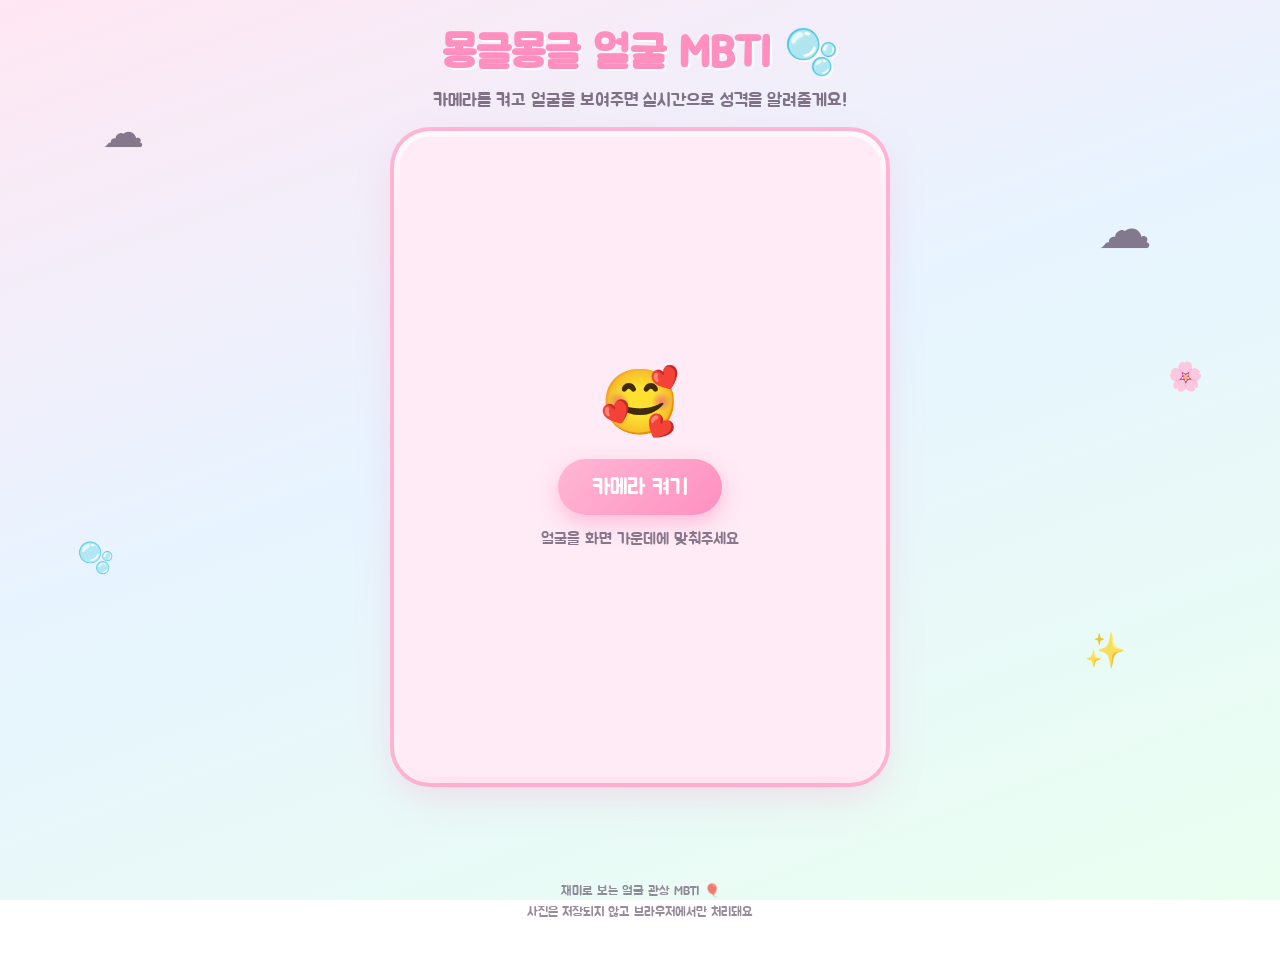
<file: index.html>
<!DOCTYPE html>
<html lang="ko">
<head>
  <meta charset="UTF-8" />
  <meta name="viewport" content="width=device-width, initial-scale=1.0, maximum-scale=1.0, user-scalable=no" />
  <title>몽글몽글 얼굴 MBTI 🫧</title>

  <!-- Google Analytics (GA4) -->
  <script async src="https://www.googletagmanager.com/gtag/js?id=G-9E94305G8G"></script>
  <script>
    window.dataLayer = window.dataLayer || [];
    function gtag(){dataLayer.push(arguments);}
    gtag('js', new Date());
    gtag('config', 'G-9E94305G8G');
  </script>

  <!-- Google AdSense (자동 광고) -->
  <meta name="google-adsense-account" content="ca-pub-7426857657290789" />
  <script async src="https://pagead2.googlesyndication.com/pagead/js/adsbygoogle.js?client=ca-pub-7426857657290789"
          crossorigin="anonymous"></script>

  <!-- 카카오 JavaScript SDK (공유용) -->
  <script src="https://t1.kakaocdn.net/kakao_js_sdk/2.7.4/kakao.min.js" crossorigin="anonymous"></script>

  <!-- 링크 미리보기(OG) -->
  <meta property="og:title" content="몽글몽글 얼굴 MBTI 🫧" />
  <meta property="og:description" content="카메라로 얼굴을 비추면 실시간으로 성격 MBTI를 알려줘요!" />
  <meta property="og:type" content="website" />
  <meta property="og:url" content="https://parkbeommin.github.io/face-mbti/" />
  <meta property="og:image" content="https://parkbeommin.github.io/face-mbti/og.png" />
  <meta property="og:image:width" content="1600" />
  <meta property="og:image:height" content="800" />

  <link rel="preconnect" href="https://fonts.googleapis.com" />
  <link rel="preconnect" href="https://fonts.gstatic.com" crossorigin />
  <link href="https://fonts.googleapis.com/css2?family=Jua&family=Gaegu:wght@400;700&display=swap" rel="stylesheet" />
  <link rel="stylesheet" href="./style.css" />
</head>
<body>
  <div class="sky">
    <span class="cloud c1">☁️</span>
    <span class="cloud c2">☁️</span>
    <span class="cloud c3">🫧</span>
    <span class="cloud c4">✨</span>
    <span class="cloud c5">🌸</span>
  </div>

  <header class="top">
    <h1 class="title">몽글몽글 얼굴 MBTI <span class="wiggle">🫧</span></h1>
    <p class="subtitle">카메라를 켜고 얼굴을 보여주면 실시간으로 성격을 알려줄게요!</p>
  </header>

  <main class="stage">
    <div class="camera-wrap" id="cameraWrap">
      <video id="video" autoplay muted playsinline></video>
      <canvas id="overlay"></canvas>
      <canvas id="snapshot" hidden></canvas>

      <div class="hint" id="startHint">
        <div class="hint-emoji">🥰</div>
        <button id="startBtn" class="start-btn">카메라 켜기</button>
        <p class="hint-text">얼굴을 화면 가운데에 맞춰주세요</p>
      </div>

      <div class="loading" id="loading" hidden>
        <div class="spinner">🌀</div>
        <p>얼굴 인식 준비 중...</p>
      </div>
    </div>

    <div class="result-card" id="resultCard" hidden>
      <div class="result-emoji" id="resultEmoji">✨</div>
      <div class="result-type" id="resultType">----</div>
      <div class="result-nick" id="resultNick">당신의 얼굴은...</div>
      <div class="result-desc" id="resultDesc"></div>
      <div class="bars" id="bars"></div>
      <div class="result-actions" id="resultActions" hidden>
        <button id="kakaoBtn" class="kakao-btn">카카오톡 💛</button>
        <button id="shareBtn" class="share-btn">공유하기 💌</button>
        <button id="saveBtn" class="save-btn">사진 저장 📸</button>
        <button id="retryBtn" class="retry-btn">다시 측정 🔄</button>
      </div>
      <p class="result-note" id="resultNote" hidden>✨ 직접 모은 연예인 사진으로 학습한 모델이 분석한 결과예요</p>
    </div>
  </main>

  <!-- 관상mbti 하단 띠배너 -->
  <aside class="ad-banner" aria-label="광고">
    <ins class="adsbygoogle"
         style="display:block"
         data-ad-client="ca-pub-7426857657290789"
         data-ad-slot="2556806725"
         data-ad-format="auto"
         data-full-width-responsive="true"></ins>
    <script>
      (adsbygoogle = window.adsbygoogle || []).push({});
    </script>
  </aside>

  <footer class="foot">
    <p>재미로 보는 얼굴 관상 MBTI 🎈<br />사진은 저장되지 않고 브라우저에서만 처리돼요</p>
  </footer>

  <script src="./vendor/face-api.js"></script>
  <script src="./mbti.js"></script>
  <script src="./app.js"></script>
</body>
</html>
</file>
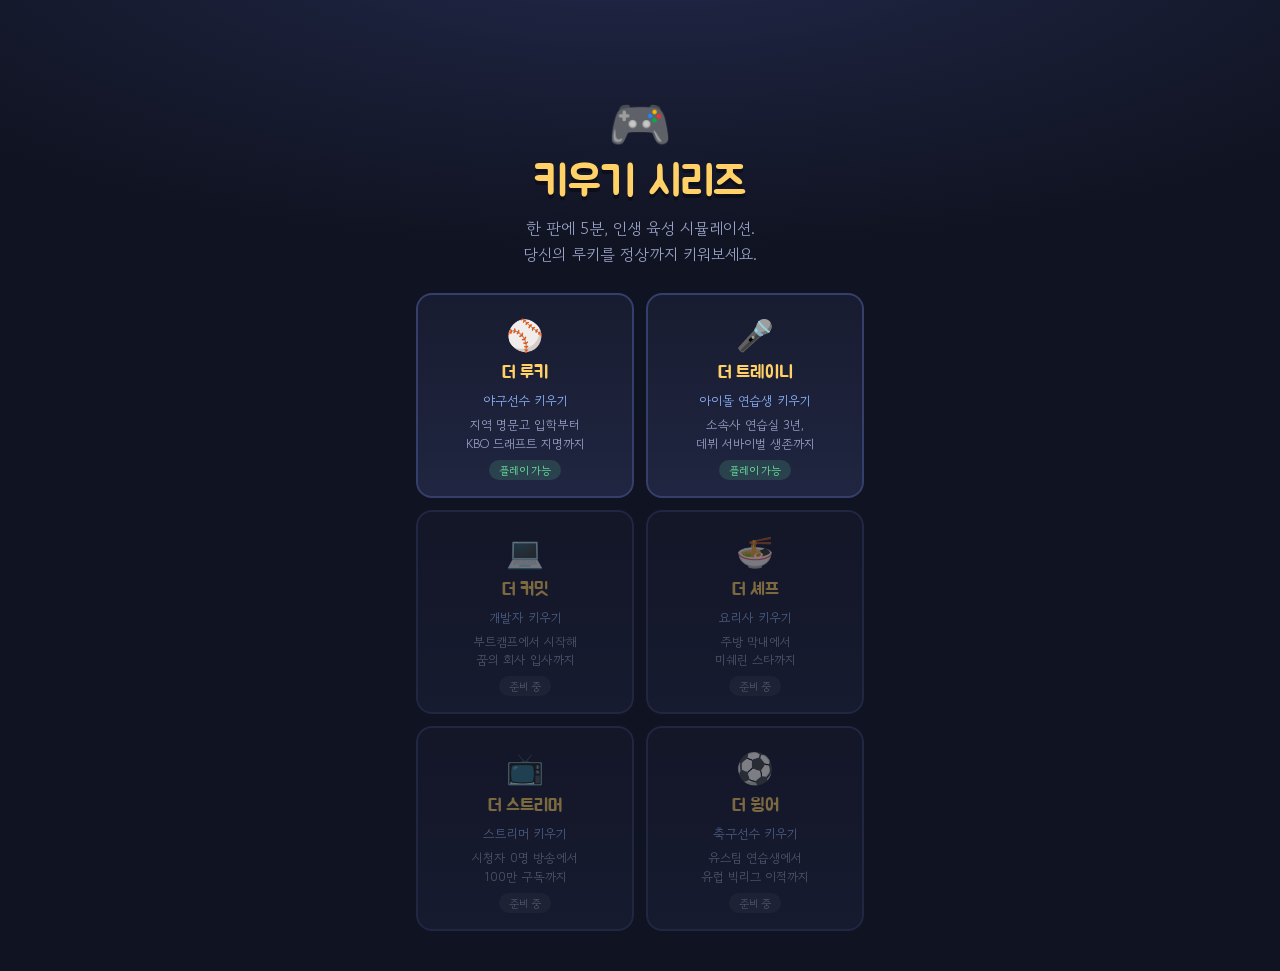
<file: grow/index.html>
<!DOCTYPE html>
<html lang="ko">
<head>
  <meta charset="UTF-8" />
  <meta name="viewport" content="width=device-width, initial-scale=1.0" />
  <title>키우기 시리즈 🎮</title>
  <meta name="description" content="한 판에 5분, 브라우저에서 즐기는 인생 육성 게임 시리즈" />
  <link rel="icon" href="data:image/svg+xml,<svg xmlns='http://www.w3.org/2000/svg' viewBox='0 0 100 100'><text y='.9em' font-size='90'>🎮</text></svg>" />
  <link rel="preconnect" href="https://fonts.googleapis.com" />
  <link rel="preconnect" href="https://fonts.gstatic.com" crossorigin />
  <link href="https://fonts.googleapis.com/css2?family=Jua&family=Gowun+Dodum&display=swap" rel="stylesheet" />
  <link rel="stylesheet" href="base.css" />
  <style>
    :root {
      --bg: #101321;
      --bg2: #181c30;
      --field: #202541;
      --line: #363e6b;
      --accent: #ffd166;
      --sky: #8fb8ff;
      --text: #eef0fa;
      --dim: #9aa3c7;
    }
    body {
      background:
        radial-gradient(ellipse 120% 60% at 50% -10%, #232a4d 0%, transparent 60%),
        var(--bg);
    }
    .hub-head { text-align: center; padding: 7vh 0 26px; }
    .hub-head .title-ball { font-size: 3.2rem; }
    .hub-head h1 { font-size: 2.6rem; color: var(--accent); text-shadow: 0 4px 0 rgba(0,0,0,.35); }
    .hub-head p { color: var(--dim); margin-top: 8px; line-height: 1.6; }
    a.card { text-decoration: none; }
    .card.soon { opacity: .45; cursor: default; }
    .card.soon:hover { transform: none; border-color: var(--line); }
    .badge {
      font-size: .68rem; border-radius: 99px; padding: 2px 10px;
      background: rgba(110, 231, 160, .15); color: #6ee7a0;
    }
    .card.soon .badge { background: rgba(255,255,255,.08); color: var(--dim); }
  </style>
</head>
<body>
  <main id="app">
    <header class="hub-head">
      <div class="title-ball">🎮</div>
      <h1>키우기 시리즈</h1>
      <p>한 판에 5분, 인생 육성 시뮬레이션.<br/>당신의 루키를 정상까지 키워보세요.</p>
    </header>

    <div class="card-grid">
      <a class="card" href="../rookie/">
        <span class="card-emoji">⚾</span>
        <span class="card-title">더 루키</span>
        <span class="card-sub">야구선수 키우기</span>
        <span class="card-desc">지역 명문고 입학부터<br/>KBO 드래프트 지명까지</span>
        <span class="card-tags"><span class="badge">플레이 가능</span></span>
      </a>
      <a class="card" href="../idol/">
        <span class="card-emoji">🎤</span>
        <span class="card-title">더 트레이니</span>
        <span class="card-sub">아이돌 연습생 키우기</span>
        <span class="card-desc">소속사 연습실 3년,<br/>데뷔 서바이벌 생존까지</span>
        <span class="card-tags"><span class="badge">플레이 가능</span></span>
      </a>
      <span class="card soon">
        <span class="card-emoji">💻</span>
        <span class="card-title">더 커밋</span>
        <span class="card-sub">개발자 키우기</span>
        <span class="card-desc">부트캠프에서 시작해<br/>꿈의 회사 입사까지</span>
        <span class="card-tags"><span class="badge">준비 중</span></span>
      </span>
      <span class="card soon">
        <span class="card-emoji">🍜</span>
        <span class="card-title">더 셰프</span>
        <span class="card-sub">요리사 키우기</span>
        <span class="card-desc">주방 막내에서<br/>미쉐린 스타까지</span>
        <span class="card-tags"><span class="badge">준비 중</span></span>
      </span>
      <span class="card soon">
        <span class="card-emoji">📺</span>
        <span class="card-title">더 스트리머</span>
        <span class="card-sub">스트리머 키우기</span>
        <span class="card-desc">시청자 0명 방송에서<br/>100만 구독까지</span>
        <span class="card-tags"><span class="badge">준비 중</span></span>
      </span>
      <span class="card soon">
        <span class="card-emoji">⚽</span>
        <span class="card-title">더 윙어</span>
        <span class="card-sub">축구선수 키우기</span>
        <span class="card-desc">유스팀 연습생에서<br/>유럽 빅리그 이적까지</span>
        <span class="card-tags"><span class="badge">준비 중</span></span>
      </span>
    </div>
  </main>
</body>
</html>
</file>
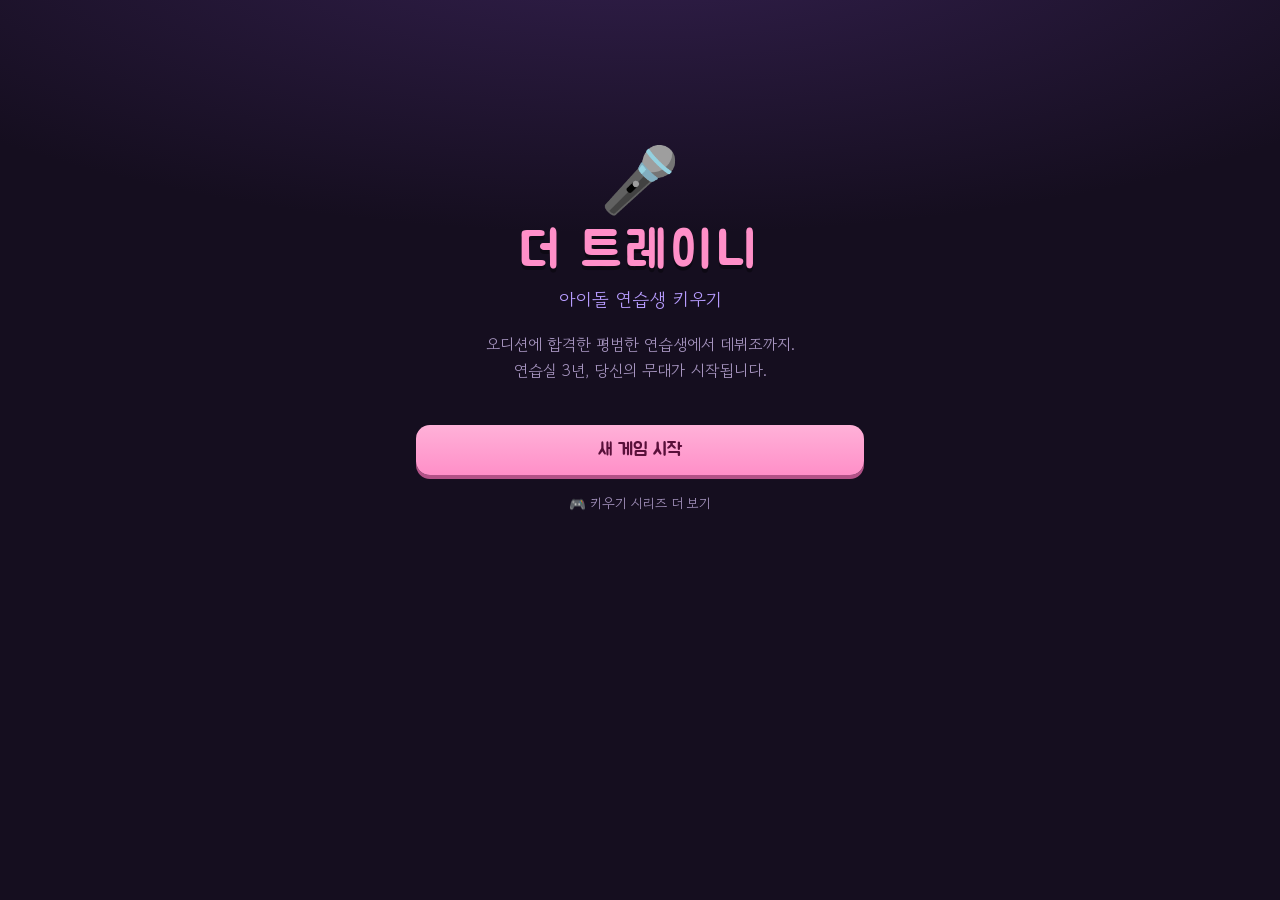
<file: idol/index.html>
<!DOCTYPE html>
<html lang="ko">
<head>
  <meta charset="UTF-8" />
  <meta name="viewport" content="width=device-width, initial-scale=1.0" />
  <title>더 트레이니 🎤 아이돌 연습생 키우기</title>
  <meta name="description" content="소속사를 고르고 연습생 3년을 버텨 데뷔 서바이벌에 도전하는 아이돌 육성 게임" />
  <link rel="icon" href="data:image/svg+xml,<svg xmlns='http://www.w3.org/2000/svg' viewBox='0 0 100 100'><text y='.9em' font-size='90'>🎤</text></svg>" />
  <link rel="preconnect" href="https://fonts.googleapis.com" />
  <link rel="preconnect" href="https://fonts.gstatic.com" crossorigin />
  <link href="https://fonts.googleapis.com/css2?family=Jua&family=Gowun+Dodum&display=swap" rel="stylesheet" />
  <link rel="stylesheet" href="../grow/base.css" />
  <link rel="stylesheet" href="style.css" />
</head>
<body>
  <main id="app">

    <!-- 타이틀 -->
    <section class="screen active" id="screen-title">
      <div class="title-box">
        <div class="title-ball">🎤</div>
        <h1>더 트레이니</h1>
        <p class="subtitle">아이돌 연습생 키우기</p>
        <p class="desc">오디션에 합격한 평범한 연습생에서 데뷔조까지.<br/>연습실 3년, 당신의 무대가 시작됩니다.</p>
        <button class="btn btn-primary" id="btn-new">새 게임 시작</button>
        <button class="btn btn-ghost hidden" id="btn-continue">이어하기</button>
        <a class="series-link" href="../grow/">🎮 키우기 시리즈 더 보기</a>
      </div>
    </section>

    <!-- 소속사 선택 -->
    <section class="screen" id="screen-agency">
      <h2>🏢 소속사 선택</h2>
      <p class="hint">어느 기획사에서 연습생 생활을 시작할까요?<br/>회사에 따라 데뷔 확률과 성장 환경이 달라져요.</p>
      <div class="card-grid" id="agency-list"></div>
    </section>

    <!-- 포지션 선택 -->
    <section class="screen" id="screen-position">
      <h2>🎯 메인 포지션</h2>
      <p class="hint" id="position-hint"></p>
      <div class="card-grid three" id="position-list">
        <button class="card" data-pos="vocal">
          <span class="card-emoji">🎤</span>
          <span class="card-title">보컬</span>
          <span class="card-desc">고음으로 심사위원을<br/>울리는 메인보컬</span>
        </button>
        <button class="card" data-pos="dance">
          <span class="card-emoji">🕺</span>
          <span class="card-title">댄스</span>
          <span class="card-desc">칼군무의 중심,<br/>퍼포먼스 에이스</span>
        </button>
        <button class="card" data-pos="rap">
          <span class="card-emoji">🎙️</span>
          <span class="card-title">랩</span>
          <span class="card-desc">자작 랩으로 무대를<br/>찢는 래퍼</span>
        </button>
      </div>
    </section>

    <!-- 이름 입력 -->
    <section class="screen" id="screen-name">
      <h2>✏️ 연습생 등록</h2>
      <p class="hint" id="name-hint"></p>
      <div class="name-box">
        <input id="input-name" type="text" maxlength="8" placeholder="활동명 입력" />
        <button class="btn btn-ghost" id="btn-random-name">🎲 랜덤</button>
      </div>
      <button class="btn btn-primary" id="btn-start">계약서에 사인하기</button>
    </section>

    <!-- 메인 (육성) -->
    <section class="screen" id="screen-main">
      <header class="hud">
        <div class="hud-left">
          <div class="hud-name" id="hud-name"></div>
          <div class="hud-school" id="hud-school"></div>
        </div>
        <div class="hud-right">
          <div class="hud-turn" id="hud-turn"></div>
        </div>
      </header>

      <div class="gauges">
        <div class="gauge">
          <div class="gauge-label"><span>🩹 컨디션</span><span id="cond-num"></span></div>
          <div class="bar"><div class="bar-fill cond" id="cond-bar"></div></div>
        </div>
        <div class="gauge">
          <div class="gauge-label"><span>💖 팬덤 · 주목도</span><span id="scout-num"></span></div>
          <div class="bar"><div class="bar-fill scout" id="scout-bar"></div></div>
        </div>
      </div>

      <div class="stats" id="stats-box"></div>

      <div class="actions">
        <p class="actions-title">이번 달 뭘 연습할까요?</p>
        <div class="action-grid" id="action-list"></div>
      </div>

      <div class="log" id="log-box"></div>
    </section>

    <!-- 쇼케이스 / 평가 / 서바이벌 -->
    <section class="screen" id="screen-stage">
      <h2 id="stage-title"></h2>
      <div class="tour-round" id="stage-round"></div>
      <div class="tour-card" id="stage-card"></div>
      <button class="btn btn-primary" id="btn-stage-next">다음</button>
    </section>

    <!-- 엔딩 -->
    <section class="screen" id="screen-ending">
      <h2>✨ 데뷔 서바이벌 최종 결과</h2>
      <div class="draft-card" id="ending-card"></div>
      <div class="draft-actions">
        <button class="btn btn-ghost" id="btn-share">📋 결과 복사</button>
        <button class="btn btn-primary" id="btn-restart">처음부터 다시</button>
      </div>
    </section>

  </main>
  <script src="game.js"></script>
</body>
</html>
</file>
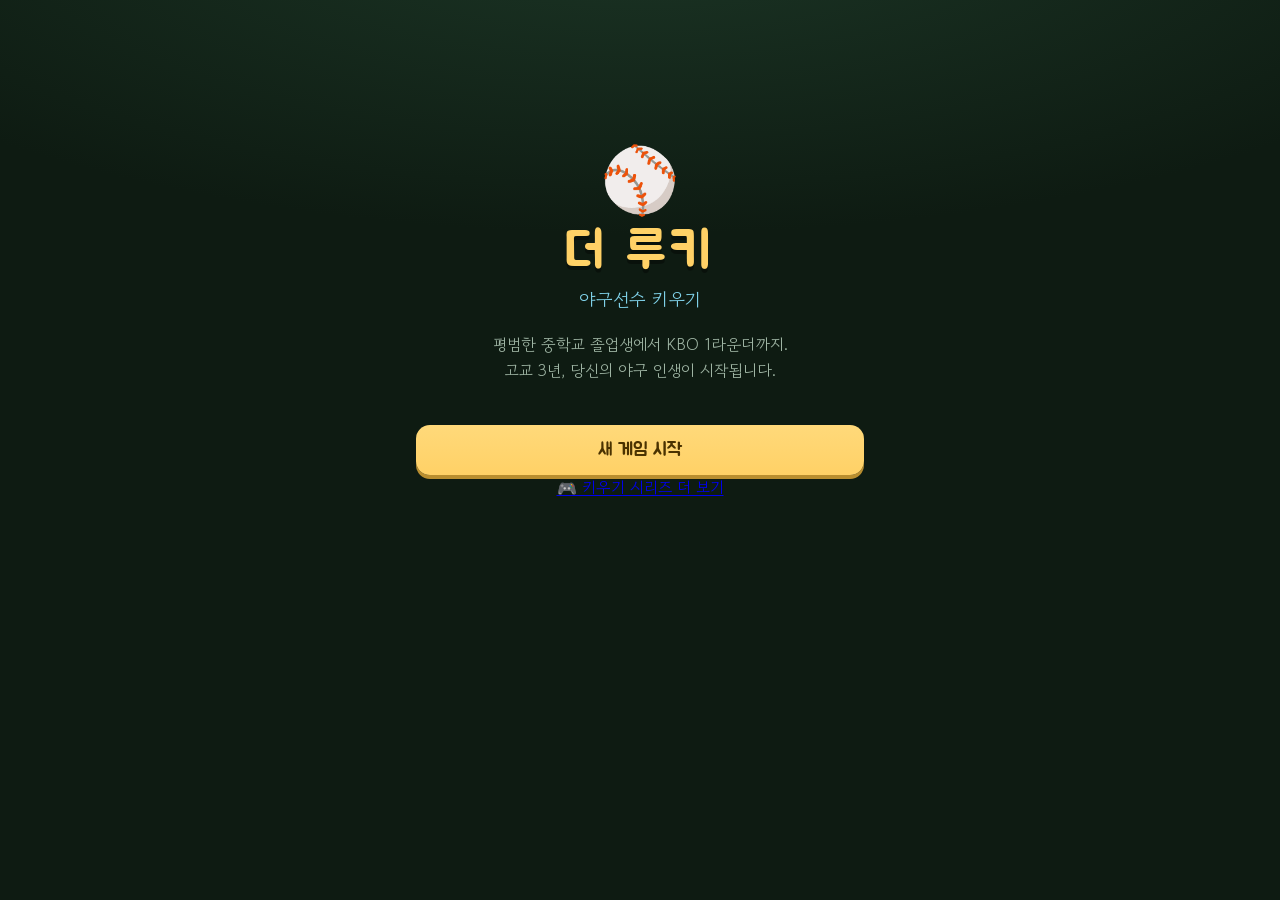
<file: rookie/index.html>
<!DOCTYPE html>
<html lang="ko">
<head>
  <meta charset="UTF-8" />
  <meta name="viewport" content="width=device-width, initial-scale=1.0" />
  <title>더 루키 ⚾ 야구선수 키우기</title>
  <meta name="description" content="지역을 고르고 고교 3년을 보낸 뒤 KBO 드래프트에 도전하는 야구선수 육성 게임" />
  <link rel="icon" href="data:image/svg+xml,<svg xmlns='http://www.w3.org/2000/svg' viewBox='0 0 100 100'><text y='.9em' font-size='90'>⚾</text></svg>" />
  <link rel="preconnect" href="https://fonts.googleapis.com" />
  <link rel="preconnect" href="https://fonts.gstatic.com" crossorigin />
  <link href="https://fonts.googleapis.com/css2?family=Jua&family=Gowun+Dodum&display=swap" rel="stylesheet" />
  <link rel="stylesheet" href="style.css" />
</head>
<body>
  <main id="app">

    <!-- 타이틀 -->
    <section class="screen active" id="screen-title">
      <div class="title-box">
        <div class="title-ball">⚾</div>
        <h1>더 루키</h1>
        <p class="subtitle">야구선수 키우기</p>
        <p class="desc">평범한 중학교 졸업생에서 KBO 1라운더까지.<br/>고교 3년, 당신의 야구 인생이 시작됩니다.</p>
        <button class="btn btn-primary" id="btn-new">새 게임 시작</button>
        <button class="btn btn-ghost hidden" id="btn-continue">이어하기</button>
        <a class="series-link" href="../grow/">🎮 키우기 시리즈 더 보기</a>
      </div>
    </section>

    <!-- 지역 선택 -->
    <section class="screen" id="screen-region">
      <h2>🗺️ 지역 선택</h2>
      <p class="hint">어느 지역에서 야구를 시작할까요?<br/>지역에 따라 진학할 학교와 연고 구단이 달라져요.</p>
      <div class="card-grid" id="region-list"></div>
    </section>

    <!-- 포지션 선택 -->
    <section class="screen" id="screen-position">
      <h2>🧤 포지션 선택</h2>
      <p class="hint" id="position-hint"></p>
      <div class="card-grid two" id="position-list">
        <button class="card" data-pos="batter">
          <span class="card-emoji">🏏</span>
          <span class="card-title">타자</span>
          <span class="card-desc">타격 · 파워 · 주루 · 수비를 키워<br/>안타와 홈런으로 스카우트를 사로잡아요</span>
        </button>
        <button class="card" data-pos="pitcher">
          <span class="card-emoji">🔥</span>
          <span class="card-title">투수</span>
          <span class="card-desc">구속 · 제구 · 변화구를 갈고닦아<br/>탈삼진 쇼로 마운드를 지배해요</span>
        </button>
      </div>
    </section>

    <!-- 이름 입력 -->
    <section class="screen" id="screen-name">
      <h2>✏️ 선수 등록</h2>
      <p class="hint" id="name-hint"></p>
      <div class="name-box">
        <input id="input-name" type="text" maxlength="8" placeholder="이름 입력" />
        <button class="btn btn-ghost" id="btn-random-name">🎲 랜덤</button>
      </div>
      <button class="btn btn-primary" id="btn-start">입학하기</button>
    </section>

    <!-- 메인 (육성) -->
    <section class="screen" id="screen-main">
      <header class="hud">
        <div class="hud-left">
          <div class="hud-name" id="hud-name"></div>
          <div class="hud-school" id="hud-school"></div>
        </div>
        <div class="hud-right">
          <div class="hud-turn" id="hud-turn"></div>
        </div>
      </header>

      <div class="gauges">
        <div class="gauge">
          <div class="gauge-label"><span>🩹 컨디션</span><span id="cond-num"></span></div>
          <div class="bar"><div class="bar-fill cond" id="cond-bar"></div></div>
        </div>
        <div class="gauge">
          <div class="gauge-label"><span>🔭 스카우트 주목도</span><span id="scout-num"></span></div>
          <div class="bar"><div class="bar-fill scout" id="scout-bar"></div></div>
        </div>
      </div>

      <div class="stats" id="stats-box"></div>

      <div class="actions">
        <p class="actions-title">이번 달 뭘 할까요?</p>
        <div class="action-grid" id="action-list"></div>
      </div>

      <div class="log" id="log-box"></div>
    </section>

    <!-- 대회 -->
    <section class="screen" id="screen-tournament">
      <h2 id="tour-title"></h2>
      <div class="tour-round" id="tour-round"></div>
      <div class="tour-card" id="tour-card"></div>
      <button class="btn btn-primary" id="btn-tour-next">다음</button>
    </section>

    <!-- 드래프트 / 엔딩 -->
    <section class="screen" id="screen-draft">
      <h2>🎓 KBO 신인 드래프트</h2>
      <div class="draft-card" id="draft-card"></div>
      <div class="draft-actions">
        <button class="btn btn-ghost" id="btn-share">📋 결과 복사</button>
        <button class="btn btn-primary" id="btn-restart">처음부터 다시</button>
      </div>
    </section>

  </main>
  <script src="game.js"></script>
</body>
</html>
</file>
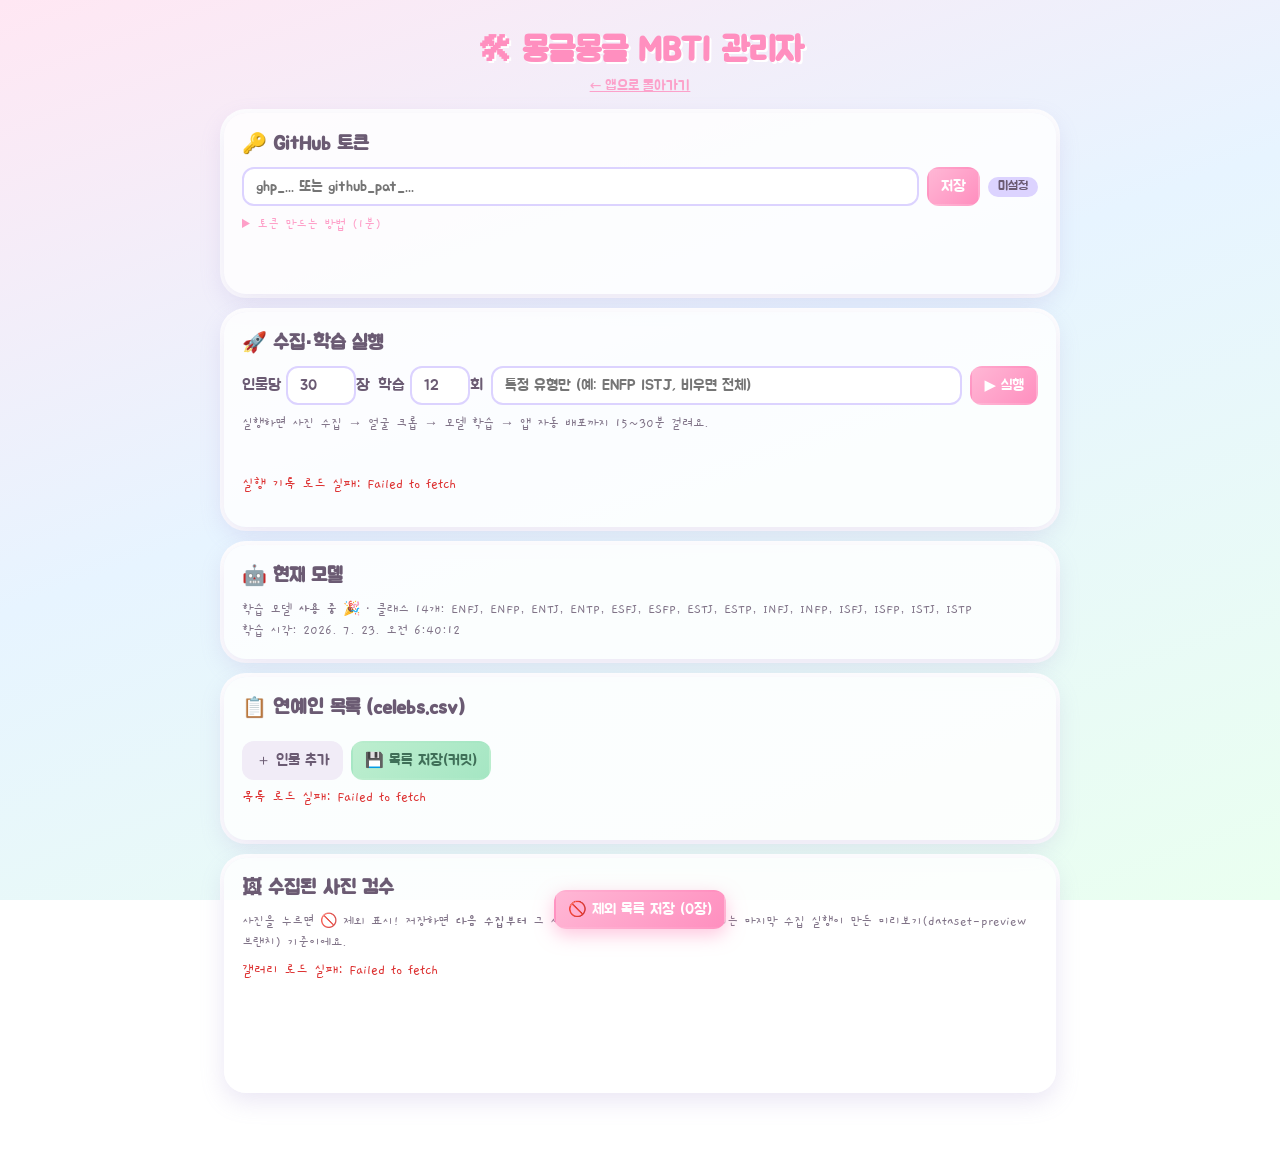
<file: admin.html>
<!DOCTYPE html>
<html lang="ko">
<head>
  <meta charset="UTF-8" />
  <meta name="viewport" content="width=device-width, initial-scale=1.0" />
  <title>몽글몽글 MBTI 관리자 🛠</title>
  <link rel="preconnect" href="https://fonts.googleapis.com" />
  <link rel="preconnect" href="https://fonts.gstatic.com" crossorigin />
  <link href="https://fonts.googleapis.com/css2?family=Jua&family=Gaegu:wght@400;700&display=swap" rel="stylesheet" />
  <style>
    :root {
      --pink: #ffb7d5; --pink-deep: #ff8fbf; --mint: #bdeecf; --sky: #cdebff;
      --lav: #dcd3ff; --ink: #6b5b73; --card: rgba(255,255,255,.85);
    }
    * { box-sizing: border-box; }
    body {
      margin: 0; font-family: "Jua", system-ui, sans-serif; color: var(--ink);
      background: linear-gradient(160deg,#ffe7f3 0%,#e7f4ff 45%,#eafff0 100%);
      background-attachment: fixed; min-height: 100vh;
    }
    .wrap { max-width: 860px; margin: 0 auto; padding: 20px 14px 60px; }
    h1 { text-align: center; color: var(--pink-deep); text-shadow: 2px 2px 0 #fff; font-size: clamp(24px,5vw,34px); margin: 10px 0 4px; }
    .sub { text-align: center; margin: 0 0 18px; opacity: .8; font-size: 14px; }
    .sub a { color: var(--pink-deep); }
    .card {
      background: var(--card); border-radius: 22px; padding: 18px;
      box-shadow: 0 8px 24px rgba(150,130,200,.2), 0 0 0 4px #fff; margin-bottom: 18px;
    }
    .card h2 { margin: 0 0 10px; font-size: 20px; }
    .row { display: flex; gap: 8px; flex-wrap: wrap; align-items: center; }
    input, select, button {
      font-family: inherit; font-size: 15px; color: var(--ink);
      border: 2px solid var(--lav); border-radius: 12px; padding: 8px 12px; background: #fff;
    }
    input:focus, select:focus { outline: none; border-color: var(--pink); }
    button { cursor: pointer; transition: transform .12s; border-color: transparent; }
    button:hover { transform: translateY(-2px); }
    button:active { transform: scale(.97); }
    button:disabled { opacity: .5; cursor: not-allowed; transform: none; }
    .btn-p { background: linear-gradient(135deg,var(--pink),var(--pink-deep)); color: #fff; }
    .btn-m { background: linear-gradient(135deg,var(--mint),#a5e6c3); color: #3f6f58; }
    .btn-s { background: #f1ecf7; }
    .hint { font-family: "Gaegu"; font-size: 14px; opacity: .85; line-height: 1.5; margin: 8px 0 0; }
    .msg { font-family: "Gaegu"; font-size: 15px; margin-top: 8px; min-height: 1.2em; }
    .msg.ok { color: #2e8b57; } .msg.err { color: #d33; }
    details summary { cursor: pointer; color: var(--pink-deep); }
    /* csv table */
    table { width: 100%; border-collapse: collapse; margin-top: 8px; }
    td { padding: 3px 4px; }
    td input, td select { width: 100%; padding: 6px 8px; }
    td:first-child { width: 96px; } td:last-child { width: 40px; }
    td.url-td { width: 32%; }
    td.url-td input { font-size: 12px; }
    .del { background: #ffe3e8; border-radius: 10px; padding: 6px 10px; }
    /* runs */
    .run { display: flex; gap: 8px; align-items: center; padding: 6px 0; border-bottom: 1px dashed #e8def0; font-size: 14px; }
    .run:last-child { border-bottom: none; }
    .dot { font-size: 16px; }
    .run a { color: var(--pink-deep); margin-left: auto; white-space: nowrap; }
    /* gallery */
    .type-head { display: flex; align-items: center; gap: 8px; margin: 14px 0 6px; font-size: 17px; }
    .grid { display: grid; grid-template-columns: repeat(auto-fill, minmax(84px,1fr)); gap: 8px; }
    .ph { position: relative; border-radius: 12px; overflow: hidden; cursor: pointer;
          box-shadow: 0 3px 8px rgba(0,0,0,.12); aspect-ratio: 1; background: #f4eef8; }
    .ph img { width: 100%; height: 100%; object-fit: cover; display: block; }
    .ph .who { position: absolute; left: 0; right: 0; bottom: 0; font-size: 10px; padding: 2px 4px;
               background: rgba(255,255,255,.85); text-align: center; white-space: nowrap; overflow: hidden; }
    .ph.x::after { content: "🚫"; position: absolute; inset: 0; display: flex; align-items: center;
                   justify-content: center; font-size: 30px; background: rgba(255,80,120,.45); }
    .badge { background: var(--lav); border-radius: 999px; padding: 2px 10px; font-size: 13px; }
    .sticky-save { position: sticky; bottom: 12px; text-align: center; margin-top: 14px; }
    .sticky-save button { box-shadow: 0 6px 18px rgba(255,143,191,.5); }
  </style>
</head>
<body>
<div class="wrap">
  <h1>🛠 몽글몽글 MBTI 관리자</h1>
  <p class="sub"><a href="./index.html">← 앱으로 돌아가기</a></p>

  <!-- 토큰 -->
  <div class="card">
    <h2>🔑 GitHub 토큰</h2>
    <div class="row">
      <input id="token" type="password" placeholder="ghp_... 또는 github_pat_..." style="flex:1; min-width: 220px" />
      <button class="btn-p" onclick="saveToken()">저장</button>
      <span id="tokenState" class="badge">미설정</span>
    </div>
    <details class="hint">
      <summary>토큰 만드는 방법 (1분)</summary>
      ① <a href="https://github.com/settings/personal-access-tokens/new" target="_blank">github.com/settings/personal-access-tokens/new</a> 접속<br>
      ② Repository access → Only select repositories → <b>face-mbti</b> 선택<br>
      ③ Permissions → <b>Contents: Read and write</b>, <b>Actions: Read and write</b> 부여 → Generate<br>
      ④ 토큰을 위에 붙여넣고 저장 — <b>이 브라우저에만</b> 저장돼요(localStorage). 보기 전용이면 토큰 없이도 됩니다!
    </details>
    <p id="tokenMsg" class="msg"></p>
  </div>

  <!-- 수집·학습 실행 -->
  <div class="card">
    <h2>🚀 수집·학습 실행</h2>
    <div class="row">
      <label>인물당 <input id="inLimit" type="number" value="30" min="5" max="100" style="width:70px" />장</label>
      <label>학습 <input id="inEpochs" type="number" value="12" min="1" max="50" style="width:60px" />회</label>
      <input id="inOnly" placeholder="특정 유형만 (예: ENFP ISTJ, 비우면 전체)" style="flex:1; min-width:200px" />
      <button class="btn-p" onclick="runWorkflow()">▶ 실행</button>
    </div>
    <p class="hint">실행하면 사진 수집 → 얼굴 크롭 → 모델 학습 → 앱 자동 배포까지 15~30분 걸려요.</p>
    <p id="runMsg" class="msg"></p>
    <div id="runs"><p class="hint">실행 기록 불러오는 중...</p></div>
  </div>

  <!-- 현재 모델 -->
  <div class="card">
    <h2>🤖 현재 모델</h2>
    <div id="modelInfo" class="hint">확인 중...</div>
  </div>

  <!-- 목록 편집 -->
  <div class="card">
    <h2>📋 연예인 목록 (celebs.csv)</h2>
    <table id="csvTable"></table>
    <div class="row" style="margin-top:10px">
      <button class="btn-s" onclick="addRow()">＋ 인물 추가</button>
      <button class="btn-m" onclick="saveCsv()">💾 목록 저장(커밋)</button>
    </div>
    <p id="csvMsg" class="msg"></p>
  </div>

  <!-- 사진 검수 -->
  <div class="card">
    <h2>🖼 수집된 사진 검수</h2>
    <p class="hint">사진을 누르면 🚫 제외 표시! 저장하면 <b>다음 수집부터</b> 그 사진은 자동으로 걸러져요.
      갤러리는 마지막 수집 실행이 만든 미리보기(dataset-preview 브랜치) 기준이에요.</p>
    <div id="gallery"><p class="hint">불러오는 중...</p></div>
    <div class="sticky-save">
      <button class="btn-p" onclick="saveExcluded()" id="saveExBtn">🚫 제외 목록 저장 (<span id="exCount">0</span>장)</button>
    </div>
    <p id="exMsg" class="msg"></p>
  </div>
</div>

<script>
/* ---------- 저장소 주소 (Pages 주소에서 자동 추론, 실패 시 기본값) ---------- */
const OWNER = (location.hostname.endsWith(".github.io") && location.hostname.split(".")[0]) || "ParkBeomMin";
const _seg = location.pathname.split("/").filter(Boolean);
const REPO = (_seg.length > 1 && !_seg[0].includes(".")) ? _seg[0] : "face-mbti";
const API = `https://api.github.com/repos/${OWNER}/${REPO}`;
const RAW = `https://raw.githubusercontent.com/${OWNER}/${REPO}/dataset-preview`;
const WORKFLOW = "train.yml";

/* ---------- 공통 ---------- */
const $ = (id) => document.getElementById(id);
let token = localStorage.getItem("fm_token") || "";

function b64encode(str) {
  const bytes = new TextEncoder().encode(str);
  let bin = "";
  bytes.forEach((b) => (bin += String.fromCharCode(b)));
  return btoa(bin);
}
function b64decode(b64) {
  const bin = atob(b64.replace(/\n/g, ""));
  return new TextDecoder().decode(Uint8Array.from(bin, (c) => c.charCodeAt(0)));
}
async function gh(path, opts = {}) {
  const headers = { Accept: "application/vnd.github+json", ...(opts.headers || {}) };
  if (token) headers.Authorization = `Bearer ${token}`;
  const res = await fetch(API + path, { ...opts, headers });
  if (!res.ok) {
    const body = await res.text().catch(() => "");
    throw new Error(`${res.status} ${res.statusText} — ${body.slice(0, 140)}`);
  }
  return res.status === 204 ? null : res.json();
}
function setMsg(id, text, ok) {
  const el = $(id);
  el.textContent = text;
  el.className = "msg " + (ok ? "ok" : "err");
}
function needToken(id) {
  if (token) return false;
  setMsg(id, "먼저 위에서 GitHub 토큰을 저장해주세요! 🔑", false);
  return true;
}

/* ---------- 토큰 ---------- */
function refreshTokenState() {
  $("tokenState").textContent = token ? "설정됨 ✓" : "미설정";
}
function saveToken() {
  token = $("token").value.trim();
  if (token) localStorage.setItem("fm_token", token);
  else localStorage.removeItem("fm_token");
  refreshTokenState();
  setMsg("tokenMsg", token ? "저장했어요! (이 브라우저에만 보관)" : "토큰을 지웠어요", true);
}

/* ---------- 실행 & 상태 ---------- */
async function runWorkflow() {
  if (needToken("runMsg")) return;
  const inputs = {
    limit: String($("inLimit").value || 30),
    epochs: String($("inEpochs").value || 12),
    upload_dataset: false,
  };
  const only = $("inOnly").value.trim();
  if (only) inputs.only = only;
  try {
    await gh(`/actions/workflows/${WORKFLOW}/dispatches`, {
      method: "POST",
      body: JSON.stringify({ ref: "main", inputs }),
    });
    setMsg("runMsg", "실행을 걸었어요! 잠시 후 아래 기록에 나타나요 🚀", true);
    setTimeout(loadRuns, 4000);
  } catch (e) {
    setMsg("runMsg", "실행 실패: " + e.message, false);
  }
}

const DOT = { success: "✅", failure: "❌", cancelled: "⚪", in_progress: "🔄", queued: "⏳" };
async function loadRuns() {
  try {
    const data = await gh(`/actions/workflows/${WORKFLOW}/runs?per_page=5`);
    const runs = data.workflow_runs || [];
    $("runs").innerHTML = runs.length
      ? runs.map((r) => {
          const st = r.status === "completed" ? r.conclusion : r.status;
          const when = new Date(r.run_started_at).toLocaleString("ko-KR", { month: "short", day: "numeric", hour: "2-digit", minute: "2-digit" });
          return `<div class="run"><span class="dot">${DOT[st] || "❔"}</span>
            <span>#${r.run_number} · ${when} · ${st}</span>
            <a href="${r.html_url}" target="_blank">로그 보기 →</a></div>`;
        }).join("")
      : '<p class="hint">아직 실행 기록이 없어요.</p>';
    if (runs.some((r) => r.status === "in_progress" || r.status === "queued")) {
      setTimeout(loadRuns, 20000); // 진행 중이면 20초마다 갱신
    }
  } catch (e) {
    $("runs").innerHTML = `<p class="msg err">실행 기록 로드 실패: ${e.message}</p>`;
  }
}

/* ---------- 현재 모델 ---------- */
async function loadModelInfo() {
  try {
    const res = await fetch(`./models/tm/metadata.json?t=${Math.floor(performance.timeOrigin)}`, { cache: "no-store" });
    if (!res.ok) throw 0;
    const m = await res.json();
    $("modelInfo").innerHTML =
      `학습 모델 <b>사용 중</b> 🎉 · 클래스 ${m.labels.length}개: ${m.labels.join(", ")}` +
      (m.trainedAt ? `<br>학습 시각: ${new Date(m.trainedAt).toLocaleString("ko-KR")}` : "");
  } catch {
    $("modelInfo").textContent = "아직 학습 모델이 없어서 기본 관상 로직을 사용 중이에요. 위에서 실행해보세요!";
  }
}

/* ---------- celebs.csv ---------- */
const TYPES = ["INTJ","INTP","ENTJ","ENTP","INFJ","INFP","ENFJ","ENFP","ISTJ","ISFJ","ESTJ","ESFJ","ISTP","ISFP","ESTP","ESFP"];
let csvSha = null, csvHeaderLines = [];

function rowHtml(mbti = "ENFP", name = "", ref = "") {
  const opts = TYPES.map((t) => `<option ${t === mbti ? "selected" : ""}>${t}</option>`).join("");
  return `<tr><td><select>${opts}</select></td>
    <td><input class="name-in" value="${name.replace(/"/g, "&quot;")}" placeholder="이름 (검색어로 쓰여요)" /></td>
    <td class="url-td"><input class="ref-in" value="${ref.replace(/"/g, "&quot;")}" placeholder="기준 사진 URL (선택)" /></td>
    <td><button class="del" onclick="this.closest('tr').remove()">🗑</button></td></tr>`;
}
function addRow() { $("csvTable").insertAdjacentHTML("beforeend", rowHtml()); }

async function loadCsv() {
  try {
    const f = await gh(`/contents/tools/celebs.csv`);
    csvSha = f.sha;
    const text = b64decode(f.content);
    const rows = [];
    csvHeaderLines = [];
    for (const line of text.split("\n")) {
      const t = line.trim();
      if (!t) continue;
      if (t.startsWith("#") || t.toUpperCase().startsWith("MBTI,")) { csvHeaderLines.push(line); continue; }
      const parts = t.split(",");
      const mbti = parts[0].trim().toUpperCase();
      if (/^[EI][SN][TF][JP]$/.test(mbti) && parts.length > 1)
        rows.push([mbti, (parts[1] || "").trim(), (parts[2] || "").trim()]);
    }
    $("csvTable").innerHTML = rows.map(([m, n, r]) => rowHtml(m, n, r)).join("");
  } catch (e) {
    setMsg("csvMsg", "목록 로드 실패: " + e.message, false);
  }
}
async function saveCsv() {
  if (needToken("csvMsg")) return;
  const lines = [...csvHeaderLines];
  if (!lines.some((l) => l.toUpperCase().startsWith("MBTI,"))) lines.push("MBTI,이름");
  let n = 0;
  for (const tr of $("csvTable").querySelectorAll("tr")) {
    const mbti = tr.querySelector("select").value;
    const name = tr.querySelector(".name-in").value.trim();
    const ref = (tr.querySelector(".ref-in")?.value || "").trim();
    if (name) { lines.push(`${mbti},${name}` + (ref ? `,${ref}` : "")); n++; }
  }
  if (!n) return setMsg("csvMsg", "인물이 한 명도 없어요!", false);
  try {
    const res = await gh(`/contents/tools/celebs.csv`, {
      method: "PUT",
      body: JSON.stringify({
        message: `chore: 관리자 페이지에서 연예인 목록 수정 (${n}명)`,
        content: b64encode(lines.join("\n") + "\n"),
        sha: csvSha,
      }),
    });
    csvSha = res.content.sha;
    setMsg("csvMsg", `저장(커밋) 완료! ${n}명 ✨ 다음 실행부터 반영돼요.`, true);
  } catch (e) {
    setMsg("csvMsg", "저장 실패: " + e.message, false);
  }
}

/* ---------- 사진 검수 ---------- */
let excluded = new Set();   // 이번에 제외 표시한 hash
let exSha = null;           // tools/excluded.txt 의 sha
let prevExcluded = [];      // 기존 파일 내용(줄 단위, 유지)

async function loadGallery() {
  try {
    // 기존 제외 목록
    try {
      const f = await gh(`/contents/tools/excluded.txt`);
      exSha = f.sha;
      prevExcluded = b64decode(f.content).split("\n").filter((l) => l.trim());
    } catch { exSha = null; prevExcluded = []; }

    const res = await fetch(`${RAW}/index.json?t=${Math.floor(performance.timeOrigin + performance.now())}`, { cache: "no-store" });
    if (!res.ok) {
      $("gallery").innerHTML = '<p class="hint">아직 미리보기가 없어요 — 수집·학습을 한 번 실행하면 갤러리가 생겨요! 🌱</p>';
      $("saveExBtn").style.display = "none";
      return;
    }
    const data = await res.json();
    const byType = {};
    for (const it of data.items) (byType[it.type] = byType[it.type] || []).push(it);
    const prevSet = new Set(prevExcluded.map((l) => l.split(/\s/)[0].toLowerCase()));
    $("gallery").innerHTML = Object.keys(byType).sort().map((t) => `
      <div class="type-head">${t} <span class="badge">${byType[t].length}장</span></div>
      <div class="grid">${byType[t].map((it) => `
        <div class="ph ${prevSet.has(it.hash) ? "x" : ""}" data-hash="${it.hash}" onclick="togglePh(this)">
          <img loading="lazy" src="${RAW}/${it.file}" alt="" />
          <div class="who">${it.person}</div>
        </div>`).join("")}</div>`).join("") +
      `<p class="hint" style="margin-top:10px">생성: ${new Date(data.generatedAt).toLocaleString("ko-KR")} · 총 ${data.count}장</p>`;
    prevSet.forEach((h) => excluded.add(h));
    updateExCount();
  } catch (e) {
    $("gallery").innerHTML = `<p class="msg err">갤러리 로드 실패: ${e.message}</p>`;
  }
}
function togglePh(el) {
  const h = el.dataset.hash;
  if (excluded.has(h)) { excluded.delete(h); el.classList.remove("x"); }
  else { excluded.add(h); el.classList.add("x"); }
  updateExCount();
}
function updateExCount() { $("exCount").textContent = excluded.size; }

async function saveExcluded() {
  if (needToken("exMsg")) return;
  const body = "# 관리자 페이지에서 제외한 사진들 (md5) — 다음 수집부터 자동으로 걸러져요\n" +
    [...excluded].sort().join("\n") + "\n";
  try {
    const payload = {
      message: `chore: 사진 검수 — ${excluded.size}장 제외`,
      content: b64encode(body),
    };
    if (exSha) payload.sha = exSha;
    const res = await gh(`/contents/tools/excluded.txt`, { method: "PUT", body: JSON.stringify(payload) });
    exSha = res.content.sha;
    setMsg("exMsg", `제외 목록 저장 완료! (${excluded.size}장) 다음 수집부터 반영돼요 ✨`, true);
  } catch (e) {
    setMsg("exMsg", "저장 실패: " + e.message, false);
  }
}

/* ---------- 시작 ---------- */
if (token) $("token").value = token;
refreshTokenState();
loadRuns();
loadModelInfo();
loadCsv();
loadGallery();
</script>
</body>
</html>
</file>
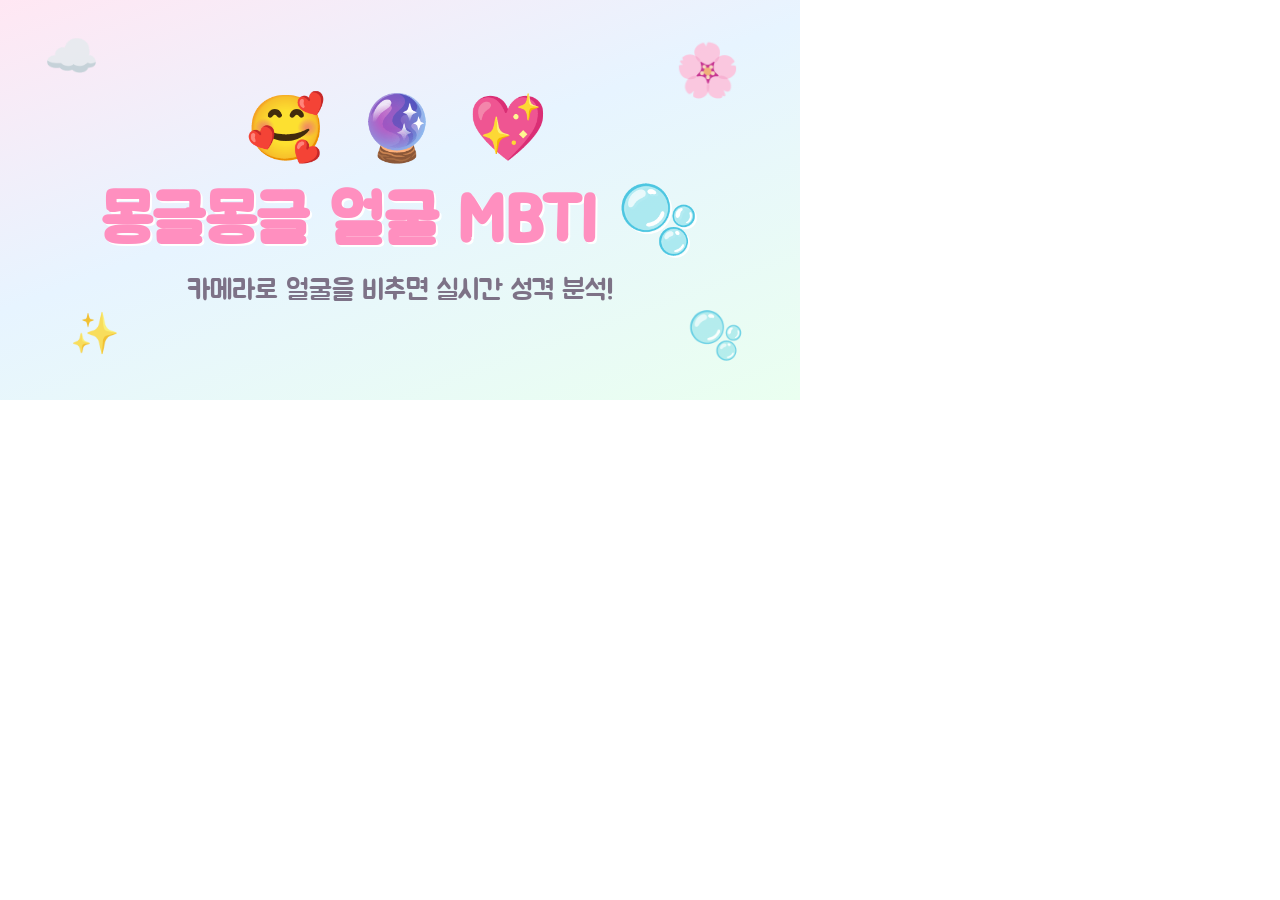
<file: tools/og_card.html>
<!DOCTYPE html><html lang="ko"><head><meta charset="UTF-8">
<link href="https://fonts.googleapis.com/css2?family=Jua&display=swap" rel="stylesheet">
<style>
  html,body{margin:0}
  .card{width:800px;height:400px;box-sizing:border-box;
    font-family:'Jua',sans-serif;color:#6b5b73;
    background:linear-gradient(160deg,#ffe7f3 0%,#e7f4ff 45%,#eafff0 100%);
    display:flex;flex-direction:column;align-items:center;justify-content:center;gap:10px;position:relative;overflow:hidden}
  .emojis{font-size:64px;letter-spacing:6px}
  .title{font-size:66px;color:#ff8fbf;text-shadow:2px 2px 0 #fff;margin:0}
  .sub{font-size:28px;opacity:.85;margin:0}
  .c{position:absolute;opacity:.8}
</style></head>
<body>
  <div class="card">
    <span class="c" style="top:30px;left:44px;font-size:44px">☁️</span>
    <span class="c" style="top:40px;right:60px;font-size:52px">🌸</span>
    <span class="c" style="bottom:40px;left:70px;font-size:40px">✨</span>
    <span class="c" style="bottom:34px;right:56px;font-size:46px">🫧</span>
    <div class="emojis">🥰 🔮 💖</div>
    <h1 class="title">몽글몽글 얼굴 MBTI 🫧</h1>
    <p class="sub">카메라로 얼굴을 비추면 실시간 성격 분석!</p>
  </div>
</body></html>
</file>
<file: style.css>
:root {
  --pink: #ffb7d5;
  --pink-deep: #ff8fbf;
  --mint: #bdeecf;
  --sky: #cdebff;
  --lemon: #fff2b8;
  --lav: #dcd3ff;
  --ink: #6b5b73;
  --card: rgba(255, 255, 255, 0.82);
}

* { box-sizing: border-box; }
[hidden] { display: none !important; }

html, body {
  margin: 0;
  padding: 0;
  min-height: 100%;
  font-family: "Jua", "Gaegu", system-ui, sans-serif;
  color: var(--ink);
  background: linear-gradient(160deg, #ffe7f3 0%, #e7f4ff 45%, #eafff0 100%);
  background-attachment: fixed;
  overflow-x: hidden;
  -webkit-tap-highlight-color: transparent;
}

/* floating cute background */
.sky { position: fixed; inset: 0; pointer-events: none; z-index: 0; overflow: hidden; }
.cloud { position: absolute; font-size: 42px; opacity: .8; animation: float 9s ease-in-out infinite; }
.c1 { top: 12%; left: 8%; animation-delay: 0s; }
.c2 { top: 22%; right: 10%; font-size: 54px; animation-delay: 1.2s; }
.c3 { top: 60%; left: 6%; font-size: 30px; animation-delay: .6s; }
.c4 { top: 70%; right: 12%; font-size: 34px; animation-delay: 2s; }
.c5 { top: 40%; right: 6%; font-size: 28px; animation-delay: 1.6s; }
@keyframes float {
  0%, 100% { transform: translateY(0) rotate(-4deg); }
  50% { transform: translateY(-18px) rotate(4deg); }
}

.top { position: relative; z-index: 1; text-align: center; padding: 26px 16px 6px; }
.title { margin: 0; font-size: clamp(26px, 6vw, 44px); color: var(--pink-deep); text-shadow: 2px 2px 0 #fff; }
.subtitle { margin: 8px 0 0; font-size: clamp(14px, 3.4vw, 18px); color: var(--ink); opacity: .85; }
.wiggle { display: inline-block; animation: wiggle 1.4s ease-in-out infinite; }
@keyframes wiggle { 0%,100%{transform:rotate(-10deg);} 50%{transform:rotate(12deg);} }

.stage {
  position: relative; z-index: 1;
  display: flex; flex-wrap: wrap; gap: 22px;
  justify-content: center; align-items: flex-start;
  padding: 18px 16px 8px; max-width: 980px; margin: 0 auto;
}

.camera-wrap {
  position: relative;
  width: min(92vw, 480px);
  aspect-ratio: 3 / 4;
  border-radius: 30px;
  overflow: hidden;
  background: #ffeaf4;
  box-shadow: 0 14px 40px rgba(255, 143, 191, .35), 0 0 0 6px #fff, 0 0 0 10px var(--pink);
}
#video, #overlay, #snapshot {
  position: absolute; inset: 0;
  width: 100%; height: 100%;
  object-fit: cover;
}
#video { transform: scaleX(-1); } /* 거울 모드는 비디오에만, 캔버스 좌표는 JS에서 반전 */
#overlay { pointer-events: none; }
/* 결과 확정 순간의 정지 화면 (JS에서 이미 반전해 그림) */
#snapshot { z-index: 2; }

.hint, .loading {
  position: absolute; inset: 0;
  display: flex; flex-direction: column;
  align-items: center; justify-content: center;
  gap: 14px; text-align: center;
  background: rgba(255, 235, 245, .9);
  z-index: 3;
}
.hint-emoji { font-size: 64px; animation: pop 1.6s ease-in-out infinite; }
@keyframes pop { 0%,100%{transform:scale(1);} 50%{transform:scale(1.15);} }
.hint-text { color: var(--ink); opacity: .8; margin: 0; }

.start-btn {
  font-family: inherit; font-size: 22px; color: #fff;
  background: linear-gradient(135deg, var(--pink), var(--pink-deep));
  border: none; border-radius: 999px;
  padding: 14px 34px; cursor: pointer;
  box-shadow: 0 8px 20px rgba(255, 143, 191, .5);
  transition: transform .15s ease;
}
.start-btn:hover { transform: translateY(-3px) scale(1.04); }
.start-btn:active { transform: scale(.96); }

.spinner { font-size: 48px; animation: spin 1.2s linear infinite; }
@keyframes spin { to { transform: rotate(360deg); } }

/* result card */
.result-card {
  width: min(92vw, 340px);
  background: var(--card);
  backdrop-filter: blur(8px);
  border-radius: 28px;
  padding: 22px 22px 26px;
  text-align: center;
  box-shadow: 0 12px 34px rgba(150, 130, 200, .28), 0 0 0 5px #fff;
  animation: cardIn .4s ease;
}
@keyframes cardIn { from { opacity: 0; transform: translateY(14px) scale(.96); } to { opacity: 1; transform: none; } }
.result-emoji { font-size: 62px; line-height: 1; animation: bob 2s ease-in-out infinite; }
@keyframes bob { 0%,100%{transform:translateY(0);} 50%{transform:translateY(-8px);} }
.result-type { font-size: 40px; letter-spacing: 2px; color: var(--pink-deep); margin-top: 6px; }
.result-nick { font-size: 22px; margin-top: 2px; }
.result-desc { font-family: "Gaegu", sans-serif; font-size: 17px; margin-top: 10px; line-height: 1.5; opacity: .9; }

.bars { margin-top: 18px; display: flex; flex-direction: column; gap: 10px; }
.bar-row { text-align: left; }
.bar-label { font-size: 14px; display: flex; justify-content: space-between; margin-bottom: 3px; }
.bar-track { position: relative; height: 14px; border-radius: 999px; background: #f0e9f5; overflow: hidden; }
.bar-fill { position: absolute; inset: 0 auto 0 0; border-radius: 999px; transition: width .5s cubic-bezier(.34,1.56,.64,1); }
.bar-fill.ei { background: linear-gradient(90deg, var(--lemon), var(--pink)); }
.bar-fill.sn { background: linear-gradient(90deg, var(--mint), var(--sky)); }
.bar-fill.tf { background: linear-gradient(90deg, var(--sky), var(--lav)); }
.bar-fill.jp { background: linear-gradient(90deg, var(--lav), var(--pink)); }

/* 결과 카드 버튼들 (공유 / 다시 측정) */
.result-actions {
  margin-top: 18px;
  display: flex; flex-wrap: wrap; gap: 10px;
  justify-content: center;
}
.kakao-btn, .share-btn, .save-btn, .retry-btn {
  font-family: inherit; font-size: 16px;
  border: none; border-radius: 999px;
  padding: 11px 20px; cursor: pointer;
  transition: transform .15s ease;
}
.kakao-btn {
  color: #3c1e1e;
  background: #fee500;
  box-shadow: 0 6px 16px rgba(240, 210, 0, .5);
}
.share-btn {
  color: #fff;
  background: linear-gradient(135deg, var(--pink), var(--pink-deep));
  box-shadow: 0 6px 16px rgba(255, 143, 191, .45);
}
.save-btn {
  color: #6a5a9c;
  background: linear-gradient(135deg, var(--lav), #c6bbff);
  box-shadow: 0 6px 16px rgba(150, 130, 200, .4);
}
.retry-btn {
  color: #4c7a63;
  background: linear-gradient(135deg, var(--mint), #a5e6c3);
  box-shadow: 0 6px 16px rgba(120, 200, 160, .45);
}
.kakao-btn:hover, .share-btn:hover, .save-btn:hover, .retry-btn:hover { transform: translateY(-2px) scale(1.04); }
.kakao-btn:active, .share-btn:active, .save-btn:active, .retry-btn:active { transform: scale(.96); }

/* 결과 안내 문구 (학습 데이터 기반) */
.result-note {
  margin: 14px 2px 0;
  font-family: "Gaegu", sans-serif;
  font-size: 13px; line-height: 1.4;
  color: var(--ink); opacity: .7;
}

/* 결과 확정 축하 컨페티 */
.confetti {
  position: absolute;
  bottom: -30px;
  z-index: 4;
  pointer-events: none;
  animation: confettiUp 1.8s ease-out forwards;
}
@keyframes confettiUp {
  0% { transform: translateY(0) rotate(0deg); opacity: 0; }
  15% { opacity: 1; }
  100% { transform: translateY(-105vh) rotate(340deg); opacity: 0; }
}

/* 하단 띠배너 광고 자리 (승인 전엔 비어 있어요) */
.ad-banner {
  position: relative; z-index: 1;
  max-width: 728px; margin: 14px auto 0; padding: 0 16px;
  text-align: center; min-height: 60px; overflow: hidden;
}
.ad-banner ins { display: block; }

.foot { position: relative; z-index: 1; text-align: center; padding: 10px 16px 26px; font-size: 13px; opacity: .7; line-height: 1.6; }

@media (max-width: 720px) {
  .stage { gap: 16px; }
}
</file>
<file: grow/base.css>
:root {
  --bg: #0e1b12;
  --bg2: #14251a;
  --field: #1d3a26;
  --line: #2c5237;
  --sand: #d8b077;
  --cream: #f6efe0;
  --accent: #ffd166;
  --accent2: #ef6351;
  --sky: #7fd1e8;
  --text: #f0ead8;
  --dim: #9fb5a4;
  font-size: 16px;
}

* { margin: 0; padding: 0; box-sizing: border-box; }

body {
  font-family: "Gowun Dodum", sans-serif;
  background:
    radial-gradient(ellipse 120% 60% at 50% -10%, #1c3626 0%, transparent 60%),
    var(--bg);
  color: var(--text);
  min-height: 100vh;
  display: flex;
  justify-content: center;
}

h1, h2, .card-title, .btn, .hud-name, .hud-turn, .actions-title, .tour-round {
  font-family: "Jua", sans-serif;
  font-weight: 400;
}

#app {
  width: 100%;
  max-width: 480px;
  padding: 20px 16px 40px;
}

.screen { display: none; animation: fadein .35s ease; }
.screen.active { display: block; }
.hidden { display: none !important; }

@keyframes fadein {
  from { opacity: 0; transform: translateY(8px); }
  to { opacity: 1; transform: none; }
}

/* ---------- 타이틀 ---------- */
.title-box {
  text-align: center;
  padding: 12vh 0 0;
}
.title-ball {
  font-size: 4rem;
  animation: bounce 1.6s ease-in-out infinite;
}
@keyframes bounce {
  0%, 100% { transform: translateY(0) rotate(-8deg); }
  50% { transform: translateY(-14px) rotate(8deg); }
}
.title-box h1 {
  font-size: 3.2rem;
  letter-spacing: .08em;
  color: var(--accent);
  text-shadow: 0 4px 0 rgba(0,0,0,.35);
}
.subtitle { font-size: 1.15rem; color: var(--sky); margin-top: 2px; }
.desc { color: var(--dim); line-height: 1.6; margin: 20px 0 32px; }

/* ---------- 공통 ---------- */
h2 { font-size: 1.6rem; margin: 8px 0 6px; color: var(--accent); }
.hint { color: var(--dim); line-height: 1.55; margin-bottom: 18px; }

.btn {
  display: inline-block;
  border: none;
  border-radius: 14px;
  padding: 14px 28px;
  font-size: 1.1rem;
  cursor: pointer;
  transition: transform .12s ease, filter .12s ease;
}
.btn:active { transform: scale(.96); }
.btn-primary {
  background: linear-gradient(180deg, #ffd97a, var(--accent));
  color: #4a3200;
  box-shadow: 0 4px 0 #b98e2f;
  width: 100%;
  margin-top: 10px;
}
.btn-ghost {
  background: transparent;
  color: var(--sky);
  border: 2px solid var(--line);
  width: 100%;
  margin-top: 10px;
}

.card-grid { display: grid; grid-template-columns: 1fr 1fr; gap: 12px; }
.card-grid.two { grid-template-columns: 1fr 1fr; }

.card {
  background: linear-gradient(180deg, var(--bg2), var(--field));
  border: 2px solid var(--line);
  border-radius: 16px;
  padding: 16px 12px;
  color: var(--text);
  text-align: center;
  cursor: pointer;
  display: flex;
  flex-direction: column;
  gap: 6px;
  transition: transform .12s ease, border-color .12s ease;
}
.card:hover, .card:focus-visible { border-color: var(--accent); transform: translateY(-2px); }
.card-emoji { font-size: 1.9rem; }
.card-title { font-size: 1.15rem; color: var(--accent); }
.card-sub { font-size: .8rem; color: var(--sky); }
.card-desc { font-size: .78rem; color: var(--dim); line-height: 1.5; }
.card-tags { display: flex; gap: 4px; justify-content: center; flex-wrap: wrap; }
.tag {
  font-size: .68rem;
  background: rgba(255, 209, 102, .12);
  color: var(--accent);
  border-radius: 99px;
  padding: 2px 8px;
}

/* ---------- 이름 ---------- */
.name-box { display: flex; gap: 8px; }
.name-box .btn-ghost { width: auto; margin: 0; padding: 12px 16px; }
#input-name {
  flex: 1;
  background: var(--bg2);
  border: 2px solid var(--line);
  border-radius: 14px;
  color: var(--text);
  font-size: 1.2rem;
  font-family: "Jua", sans-serif;
  padding: 12px 16px;
  text-align: center;
}
#input-name:focus { outline: none; border-color: var(--accent); }

/* ---------- 메인 HUD ---------- */
.hud {
  display: flex;
  justify-content: space-between;
  align-items: center;
  background: var(--bg2);
  border: 2px solid var(--line);
  border-radius: 16px;
  padding: 12px 16px;
  margin-bottom: 12px;
}
.hud-name { font-size: 1.2rem; color: var(--accent); }
.hud-school { font-size: .8rem; color: var(--dim); }
.hud-turn { font-size: 1.05rem; color: var(--sky); text-align: right; }

.gauges { display: flex; flex-direction: column; gap: 8px; margin-bottom: 12px; }
.gauge-label {
  display: flex; justify-content: space-between;
  font-size: .82rem; color: var(--dim); margin-bottom: 3px;
}
.bar {
  height: 12px;
  background: #0a140d;
  border-radius: 99px;
  overflow: hidden;
  border: 1px solid var(--line);
}
.bar-fill { height: 100%; border-radius: 99px; transition: width .4s ease; }
.bar-fill.cond { background: linear-gradient(90deg, #6ee7a0, #2fbf71); }
.bar-fill.cond.low { background: linear-gradient(90deg, #f59e8b, var(--accent2)); }
.bar-fill.scout { background: linear-gradient(90deg, #ffe29a, var(--accent)); }
.bar-fill.stat { background: linear-gradient(90deg, #9ad8ec, var(--sky)); }

/* ---------- 스탯 ---------- */
.stats {
  background: var(--bg2);
  border: 2px solid var(--line);
  border-radius: 16px;
  padding: 12px 16px;
  margin-bottom: 14px;
  display: flex;
  flex-direction: column;
  gap: 8px;
}
.stat-row { display: flex; align-items: center; gap: 8px; }
.stat-name { width: 62px; font-size: .85rem; }
.stat-row .bar { flex: 1; height: 10px; }
.stat-val { width: 34px; text-align: right; font-size: .85rem; color: var(--sky); }
.stat-pot { width: 58px; font-size: .7rem; color: var(--accent); letter-spacing: -1px; }

/* ---------- 행동 ---------- */
.actions-title { margin-bottom: 8px; color: var(--cream); }
.action-grid { display: grid; grid-template-columns: 1fr 1fr 1fr; gap: 8px; }
.action-btn {
  background: linear-gradient(180deg, var(--field), #16301f);
  border: 2px solid var(--line);
  border-radius: 12px;
  color: var(--text);
  padding: 10px 4px;
  font-size: .85rem;
  cursor: pointer;
  display: flex;
  flex-direction: column;
  gap: 2px;
  align-items: center;
  transition: border-color .12s ease, transform .12s ease;
}
.action-btn:hover { border-color: var(--accent); transform: translateY(-1px); }
.action-btn .a-emoji { font-size: 1.3rem; }
.action-btn .a-sub { font-size: .65rem; color: var(--dim); }
.action-btn.rest { grid-column: span 3; flex-direction: row; justify-content: center; gap: 8px; }

/* ---------- 로그 ---------- */
.log {
  margin-top: 14px;
  background: rgba(0,0,0,.25);
  border-radius: 12px;
  padding: 10px 14px;
  font-size: .82rem;
  line-height: 1.7;
  color: var(--dim);
  max-height: 180px;
  overflow-y: auto;
}
.log .new { color: var(--cream); }

/* ---------- 대회 ---------- */
.tour-round { font-size: 1.2rem; color: var(--sky); margin: 6px 0 10px; }
.tour-card {
  background: linear-gradient(180deg, var(--bg2), var(--field));
  border: 2px solid var(--line);
  border-radius: 16px;
  padding: 20px 16px;
  min-height: 220px;
  line-height: 1.7;
}
.tour-vs { font-family: "Jua"; font-size: 1.3rem; text-align: center; margin-bottom: 10px; }
.tour-vs .win { color: #6ee7a0; }
.tour-vs .lose { color: var(--accent2); }
.tour-line { font-size: .92rem; }
.tour-highlight { color: var(--accent); }
.tour-pts { margin-top: 12px; color: var(--sky); font-size: .88rem; }

/* ---------- 드래프트 ---------- */
.draft-card {
  background: linear-gradient(180deg, #1a2f3f, #10202c);
  border: 2px solid #2e5670;
  border-radius: 18px;
  padding: 24px 20px;
  text-align: center;
  line-height: 1.8;
  margin: 10px 0 16px;
}
.draft-emoji { font-size: 3rem; }
.draft-title { font-family: "Jua"; font-size: 1.5rem; color: var(--accent); margin: 6px 0; }
.draft-team { font-size: 1.1rem; color: var(--sky); }
.draft-summary {
  margin-top: 14px;
  font-size: .85rem;
  color: var(--dim);
  border-top: 1px dashed #2e5670;
  padding-top: 12px;
  text-align: left;
}
.draft-actions { display: flex; gap: 10px; }
.draft-actions .btn { flex: 1; }

@media (max-width: 380px) {
  .card-grid { grid-template-columns: 1fr; }
  .card-grid.two { grid-template-columns: 1fr 1fr; }
}
</file>
<file: idol/style.css>
/* 더 트레이니 — 네온 퍼플/핑크 테마 (grow/base.css 위에 덮어씀) */
:root {
  --bg: #150e1f;
  --bg2: #201631;
  --field: #2a1c42;
  --line: #4b3070;
  --cream: #f7eefc;
  --accent: #ff8fc8;
  --accent2: #ff5c7a;
  --sky: #b79cff;
  --text: #f3ecfa;
  --dim: #a795c0;
}

body {
  background:
    radial-gradient(ellipse 120% 60% at 50% -10%, #34204f 0%, transparent 60%),
    var(--bg);
}

.title-box h1 { color: var(--accent); }

.btn-primary {
  background: linear-gradient(180deg, #ffb1d8, var(--accent));
  color: #59103a;
  box-shadow: 0 4px 0 #b25287;
}

.bar-fill.scout { background: linear-gradient(90deg, #ffc2e0, var(--accent)); }
.bar-fill.stat { background: linear-gradient(90deg, #d3c2ff, var(--sky)); }

.tag { background: rgba(255, 143, 200, 0.12); color: var(--accent); }

.card-grid.three { grid-template-columns: 1fr 1fr 1fr; }

.series-link {
  display: block;
  margin-top: 18px;
  color: var(--dim);
  font-size: 0.85rem;
  text-decoration: none;
}
.series-link:hover { color: var(--sky); }

.draft-card {
  background: linear-gradient(180deg, #33204e, #221338);
  border-color: #5c3b8a;
}
.draft-summary { border-color: #5c3b8a; }

@media (max-width: 380px) {
  .card-grid.three { grid-template-columns: 1fr; }
}
</file>
<file: rookie/style.css>
:root {
  --bg: #0e1b12;
  --bg2: #14251a;
  --field: #1d3a26;
  --line: #2c5237;
  --sand: #d8b077;
  --cream: #f6efe0;
  --accent: #ffd166;
  --accent2: #ef6351;
  --sky: #7fd1e8;
  --text: #f0ead8;
  --dim: #9fb5a4;
  font-size: 16px;
}

* { margin: 0; padding: 0; box-sizing: border-box; }

body {
  font-family: "Gowun Dodum", sans-serif;
  background:
    radial-gradient(ellipse 120% 60% at 50% -10%, #1c3626 0%, transparent 60%),
    var(--bg);
  color: var(--text);
  min-height: 100vh;
  display: flex;
  justify-content: center;
}

h1, h2, .card-title, .btn, .hud-name, .hud-turn, .actions-title, .tour-round {
  font-family: "Jua", sans-serif;
  font-weight: 400;
}

#app {
  width: 100%;
  max-width: 480px;
  padding: 20px 16px 40px;
}

.screen { display: none; animation: fadein .35s ease; }
.screen.active { display: block; }
.hidden { display: none !important; }

@keyframes fadein {
  from { opacity: 0; transform: translateY(8px); }
  to { opacity: 1; transform: none; }
}

/* ---------- 타이틀 ---------- */
.title-box {
  text-align: center;
  padding: 12vh 0 0;
}
.title-ball {
  font-size: 4rem;
  animation: bounce 1.6s ease-in-out infinite;
}
@keyframes bounce {
  0%, 100% { transform: translateY(0) rotate(-8deg); }
  50% { transform: translateY(-14px) rotate(8deg); }
}
.title-box h1 {
  font-size: 3.2rem;
  letter-spacing: .08em;
  color: var(--accent);
  text-shadow: 0 4px 0 rgba(0,0,0,.35);
}
.subtitle { font-size: 1.15rem; color: var(--sky); margin-top: 2px; }
.desc { color: var(--dim); line-height: 1.6; margin: 20px 0 32px; }

/* ---------- 공통 ---------- */
h2 { font-size: 1.6rem; margin: 8px 0 6px; color: var(--accent); }
.hint { color: var(--dim); line-height: 1.55; margin-bottom: 18px; }

.btn {
  display: inline-block;
  border: none;
  border-radius: 14px;
  padding: 14px 28px;
  font-size: 1.1rem;
  cursor: pointer;
  transition: transform .12s ease, filter .12s ease;
}
.btn:active { transform: scale(.96); }
.btn-primary {
  background: linear-gradient(180deg, #ffd97a, var(--accent));
  color: #4a3200;
  box-shadow: 0 4px 0 #b98e2f;
  width: 100%;
  margin-top: 10px;
}
.btn-ghost {
  background: transparent;
  color: var(--sky);
  border: 2px solid var(--line);
  width: 100%;
  margin-top: 10px;
}

.card-grid { display: grid; grid-template-columns: 1fr 1fr; gap: 12px; }
.card-grid.two { grid-template-columns: 1fr 1fr; }

.card {
  background: linear-gradient(180deg, var(--bg2), var(--field));
  border: 2px solid var(--line);
  border-radius: 16px;
  padding: 16px 12px;
  color: var(--text);
  text-align: center;
  cursor: pointer;
  display: flex;
  flex-direction: column;
  gap: 6px;
  transition: transform .12s ease, border-color .12s ease;
}
.card:hover, .card:focus-visible { border-color: var(--accent); transform: translateY(-2px); }
.card-emoji { font-size: 1.9rem; }
.card-title { font-size: 1.15rem; color: var(--accent); }
.card-sub { font-size: .8rem; color: var(--sky); }
.card-desc { font-size: .78rem; color: var(--dim); line-height: 1.5; }
.card-tags { display: flex; gap: 4px; justify-content: center; flex-wrap: wrap; }
.tag {
  font-size: .68rem;
  background: rgba(255, 209, 102, .12);
  color: var(--accent);
  border-radius: 99px;
  padding: 2px 8px;
}

/* ---------- 이름 ---------- */
.name-box { display: flex; gap: 8px; }
.name-box .btn-ghost { width: auto; margin: 0; padding: 12px 16px; }
#input-name {
  flex: 1;
  background: var(--bg2);
  border: 2px solid var(--line);
  border-radius: 14px;
  color: var(--text);
  font-size: 1.2rem;
  font-family: "Jua", sans-serif;
  padding: 12px 16px;
  text-align: center;
}
#input-name:focus { outline: none; border-color: var(--accent); }

/* ---------- 메인 HUD ---------- */
.hud {
  display: flex;
  justify-content: space-between;
  align-items: center;
  background: var(--bg2);
  border: 2px solid var(--line);
  border-radius: 16px;
  padding: 12px 16px;
  margin-bottom: 12px;
}
.hud-name { font-size: 1.2rem; color: var(--accent); }
.hud-school { font-size: .8rem; color: var(--dim); }
.hud-turn { font-size: 1.05rem; color: var(--sky); text-align: right; }

.gauges { display: flex; flex-direction: column; gap: 8px; margin-bottom: 12px; }
.gauge-label {
  display: flex; justify-content: space-between;
  font-size: .82rem; color: var(--dim); margin-bottom: 3px;
}
.bar {
  height: 12px;
  background: #0a140d;
  border-radius: 99px;
  overflow: hidden;
  border: 1px solid var(--line);
}
.bar-fill { height: 100%; border-radius: 99px; transition: width .4s ease; }
.bar-fill.cond { background: linear-gradient(90deg, #6ee7a0, #2fbf71); }
.bar-fill.cond.low { background: linear-gradient(90deg, #f59e8b, var(--accent2)); }
.bar-fill.scout { background: linear-gradient(90deg, #ffe29a, var(--accent)); }
.bar-fill.stat { background: linear-gradient(90deg, #9ad8ec, var(--sky)); }

/* ---------- 스탯 ---------- */
.stats {
  background: var(--bg2);
  border: 2px solid var(--line);
  border-radius: 16px;
  padding: 12px 16px;
  margin-bottom: 14px;
  display: flex;
  flex-direction: column;
  gap: 8px;
}
.stat-row { display: flex; align-items: center; gap: 8px; }
.stat-name { width: 62px; font-size: .85rem; }
.stat-row .bar { flex: 1; height: 10px; }
.stat-val { width: 34px; text-align: right; font-size: .85rem; color: var(--sky); }
.stat-pot { width: 58px; font-size: .7rem; color: var(--accent); letter-spacing: -1px; }

/* ---------- 행동 ---------- */
.actions-title { margin-bottom: 8px; color: var(--cream); }
.action-grid { display: grid; grid-template-columns: 1fr 1fr 1fr; gap: 8px; }
.action-btn {
  background: linear-gradient(180deg, var(--field), #16301f);
  border: 2px solid var(--line);
  border-radius: 12px;
  color: var(--text);
  padding: 10px 4px;
  font-size: .85rem;
  cursor: pointer;
  display: flex;
  flex-direction: column;
  gap: 2px;
  align-items: center;
  transition: border-color .12s ease, transform .12s ease;
}
.action-btn:hover { border-color: var(--accent); transform: translateY(-1px); }
.action-btn .a-emoji { font-size: 1.3rem; }
.action-btn .a-sub { font-size: .65rem; color: var(--dim); }
.action-btn.rest { grid-column: span 3; flex-direction: row; justify-content: center; gap: 8px; }

/* ---------- 로그 ---------- */
.log {
  margin-top: 14px;
  background: rgba(0,0,0,.25);
  border-radius: 12px;
  padding: 10px 14px;
  font-size: .82rem;
  line-height: 1.7;
  color: var(--dim);
  max-height: 180px;
  overflow-y: auto;
}
.log .new { color: var(--cream); }

/* ---------- 대회 ---------- */
.tour-round { font-size: 1.2rem; color: var(--sky); margin: 6px 0 10px; }
.tour-card {
  background: linear-gradient(180deg, var(--bg2), var(--field));
  border: 2px solid var(--line);
  border-radius: 16px;
  padding: 20px 16px;
  min-height: 220px;
  line-height: 1.7;
}
.tour-vs { font-family: "Jua"; font-size: 1.3rem; text-align: center; margin-bottom: 10px; }
.tour-vs .win { color: #6ee7a0; }
.tour-vs .lose { color: var(--accent2); }
.tour-line { font-size: .92rem; }
.tour-highlight { color: var(--accent); }
.tour-pts { margin-top: 12px; color: var(--sky); font-size: .88rem; }

/* ---------- 드래프트 ---------- */
.draft-card {
  background: linear-gradient(180deg, #1a2f3f, #10202c);
  border: 2px solid #2e5670;
  border-radius: 18px;
  padding: 24px 20px;
  text-align: center;
  line-height: 1.8;
  margin: 10px 0 16px;
}
.draft-emoji { font-size: 3rem; }
.draft-title { font-family: "Jua"; font-size: 1.5rem; color: var(--accent); margin: 6px 0; }
.draft-team { font-size: 1.1rem; color: var(--sky); }
.draft-summary {
  margin-top: 14px;
  font-size: .85rem;
  color: var(--dim);
  border-top: 1px dashed #2e5670;
  padding-top: 12px;
  text-align: left;
}
.draft-actions { display: flex; gap: 10px; }
.draft-actions .btn { flex: 1; }

@media (max-width: 380px) {
  .card-grid { grid-template-columns: 1fr; }
  .card-grid.two { grid-template-columns: 1fr 1fr; }
}
</file>
